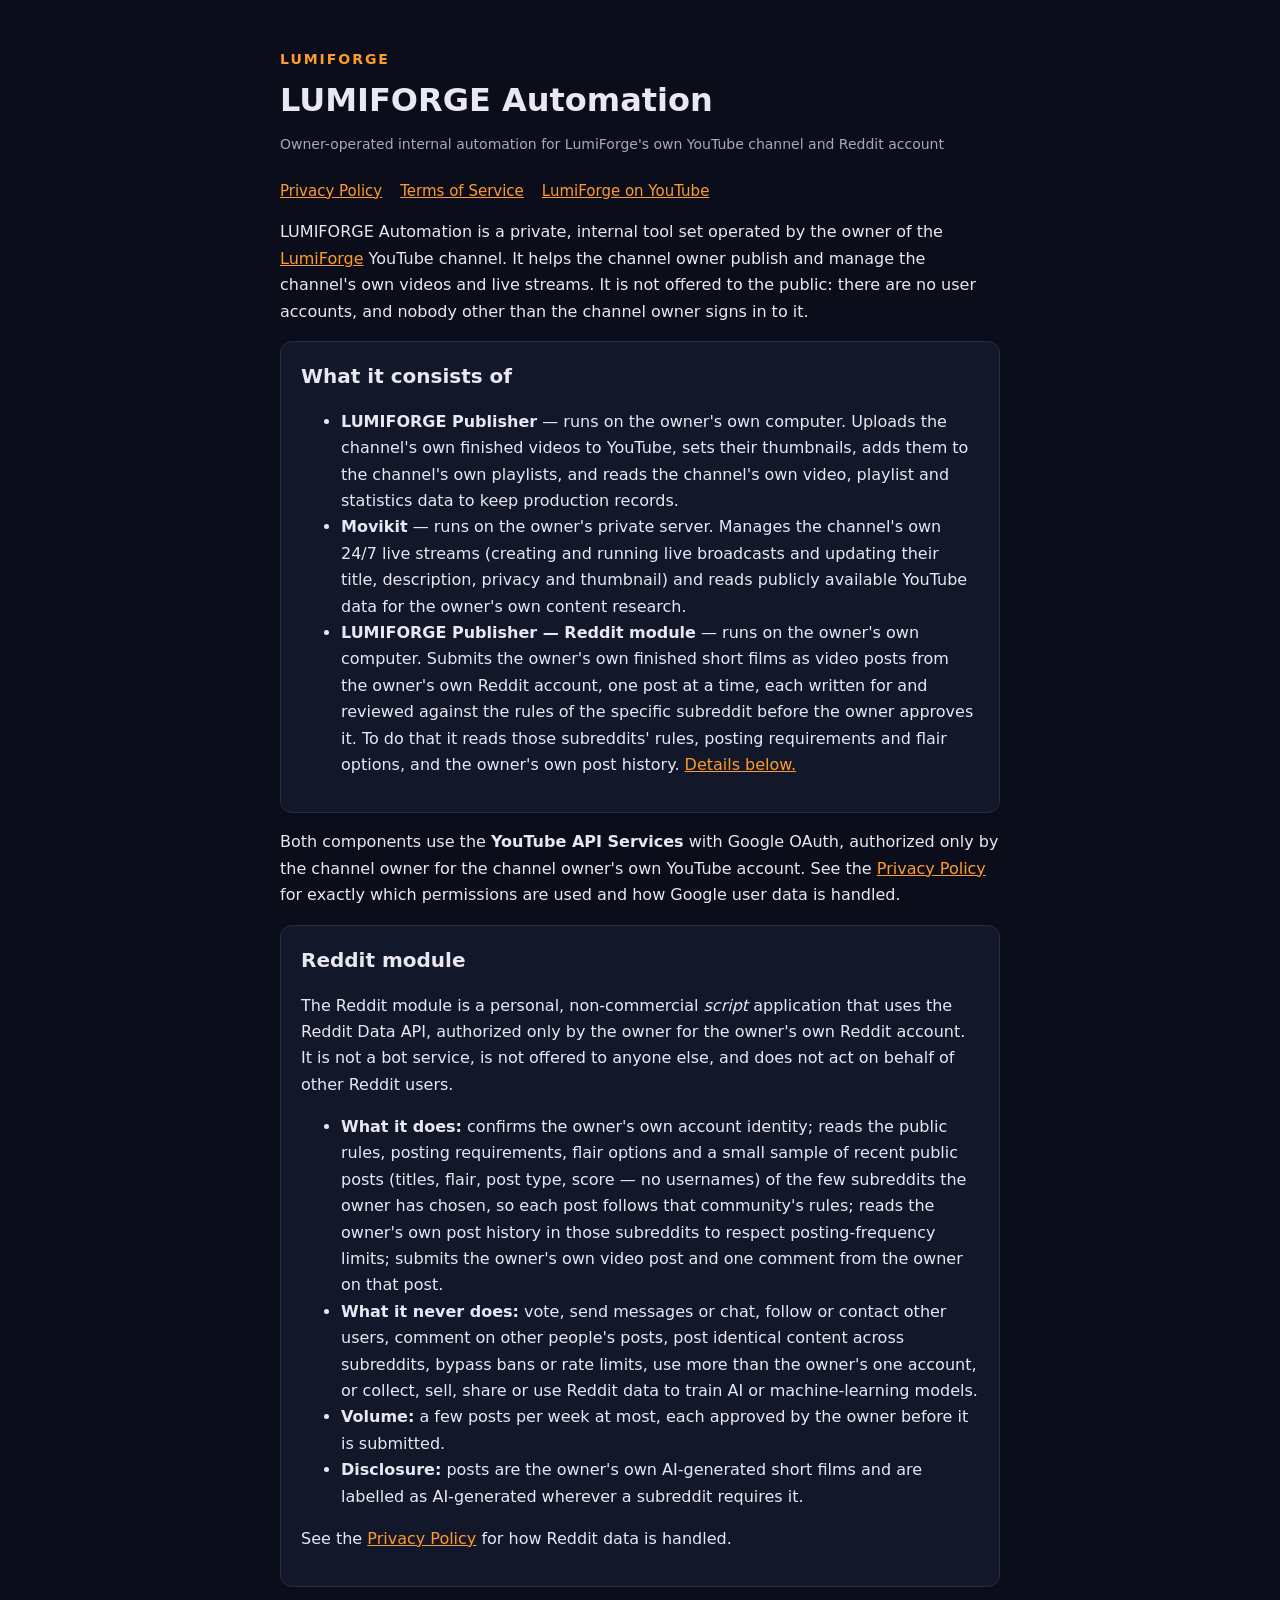
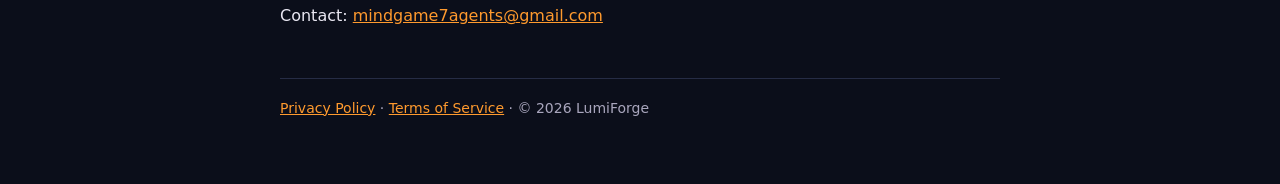
<file: index.html>
<!doctype html>
<html lang="en">
<head>
<meta charset="utf-8">
<meta name="viewport" content="width=device-width, initial-scale=1">
<title>LUMIFORGE Automation</title>
<meta name="description" content="LUMIFORGE Automation — the owner-operated internal automation system for LumiForge's own YouTube channel and Reddit account.">
<link rel="stylesheet" href="assets/style.css">
</head>
<body>
<div class="wrap">
<header>
  <div class="brand">LUMIFORGE</div>
  <h1>LUMIFORGE Automation</h1>
  <p class="muted">Owner-operated internal automation for LumiForge's own YouTube channel and Reddit account</p>
  <nav>
    <a href="privacy.html">Privacy Policy</a>
    <a href="terms.html">Terms of Service</a>
    <a href="https://www.youtube.com/@LumiForge_X">LumiForge on YouTube</a>
  </nav>
</header>

<main>
  <p>LUMIFORGE Automation is a private, internal tool set operated by the owner of the
  <a href="https://www.youtube.com/@LumiForge_X">LumiForge</a> YouTube channel. It helps the channel owner publish
  and manage the channel's own videos and live streams. It is not offered to the public: there are no user accounts,
  and nobody other than the channel owner signs in to it.</p>

  <div class="card">
    <h2 style="margin-top:0">What it consists of</h2>
    <ul>
      <li><strong>LUMIFORGE Publisher</strong> — runs on the owner's own computer. Uploads the channel's own finished
      videos to YouTube, sets their thumbnails, adds them to the channel's own playlists, and reads the channel's own
      video, playlist and statistics data to keep production records.</li>
      <li><strong>Movikit</strong> — runs on the owner's private server. Manages the channel's own 24/7 live streams
      (creating and running live broadcasts and updating their title, description, privacy and thumbnail) and reads
      publicly available YouTube data for the owner's own content research.</li>
      <li><strong>LUMIFORGE Publisher — Reddit module</strong> — runs on the owner's own computer. Submits the owner's own
      finished short films as video posts from the owner's own Reddit account, one post at a time, each written for and
      reviewed against the rules of the specific subreddit before the owner approves it. To do that it reads those
      subreddits' rules, posting requirements and flair options, and the owner's own post history.
      <a href="#reddit">Details below.</a></li>
    </ul>
  </div>

  <p>Both components use the <strong>YouTube API Services</strong> with Google OAuth, authorized only by the channel
  owner for the channel owner's own YouTube account. See the <a href="privacy.html">Privacy Policy</a> for exactly
  which permissions are used and how Google user data is handled.</p>

  <div class="card" id="reddit">
    <h2 style="margin-top:0">Reddit module</h2>
    <p>The Reddit module is a personal, non-commercial <em>script</em> application that uses the Reddit Data API, authorized
    only by the owner for the owner's own Reddit account. It is not a bot service, is not offered to anyone else, and does
    not act on behalf of other Reddit users.</p>
    <ul>
      <li><strong>What it does:</strong> confirms the owner's own account identity; reads the public rules, posting
      requirements, flair options and a small sample of recent public posts (titles, flair, post type, score — no
      usernames) of the few subreddits the owner has chosen, so each post follows that community's rules; reads the owner's
      own post history in those subreddits to respect posting-frequency limits; submits the owner's own video post and one
      comment from the owner on that post.</li>
      <li><strong>What it never does:</strong> vote, send messages or chat, follow or contact other users, comment on other
      people's posts, post identical content across subreddits, bypass bans or rate limits, use more than the owner's one
      account, or collect, sell, share or use Reddit data to train AI or machine-learning models.</li>
      <li><strong>Volume:</strong> a few posts per week at most, each approved by the owner before it is submitted.</li>
      <li><strong>Disclosure:</strong> posts are the owner's own AI-generated short films and are labelled as AI-generated
      wherever a subreddit requires it.</li>
    </ul>
    <p>See the <a href="privacy.html#reddit">Privacy Policy</a> for how Reddit data is handled.</p>
  </div>

  <p>Contact: <a href="mailto:mindgame7agents@gmail.com">mindgame7agents@gmail.com</a></p>
</main>

<footer class="muted">
  <a href="privacy.html">Privacy Policy</a> · <a href="terms.html">Terms of Service</a> · © 2026 LumiForge
</footer>
</div>
</body>
</html>
</file>
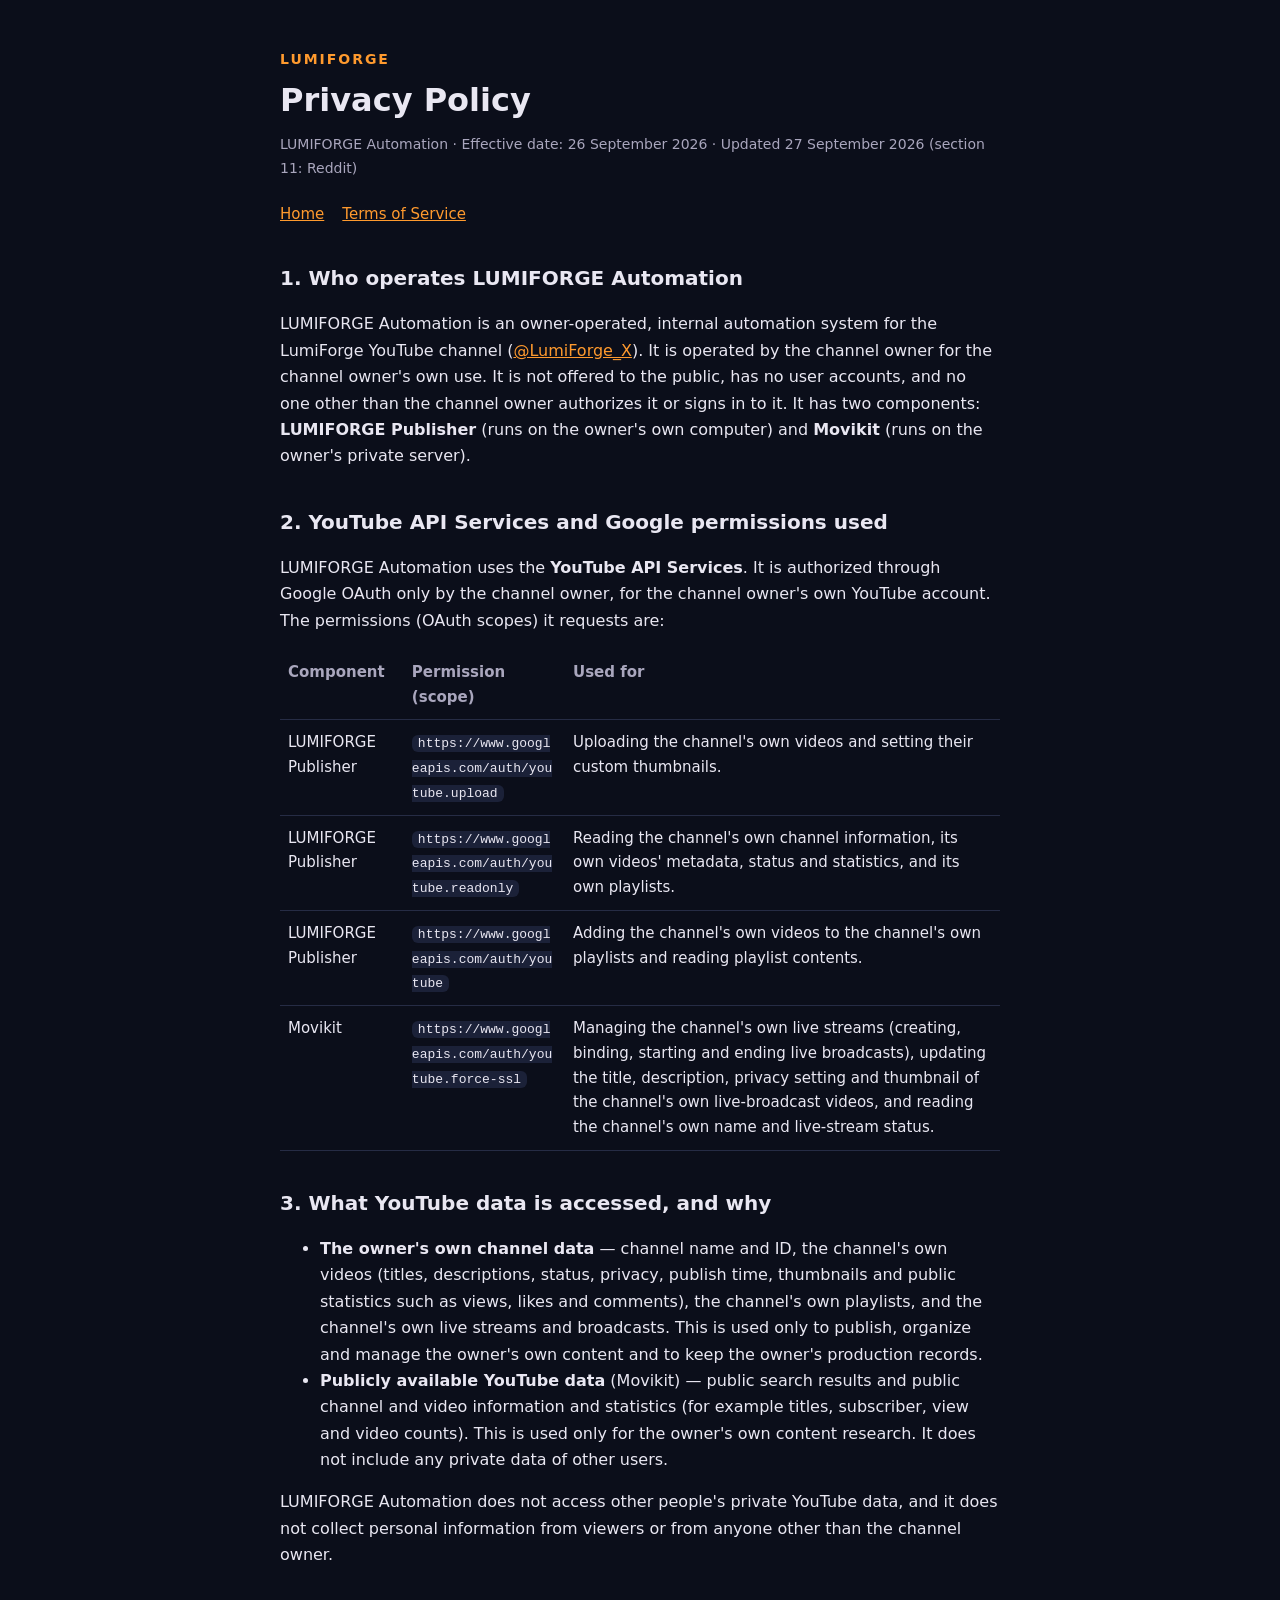
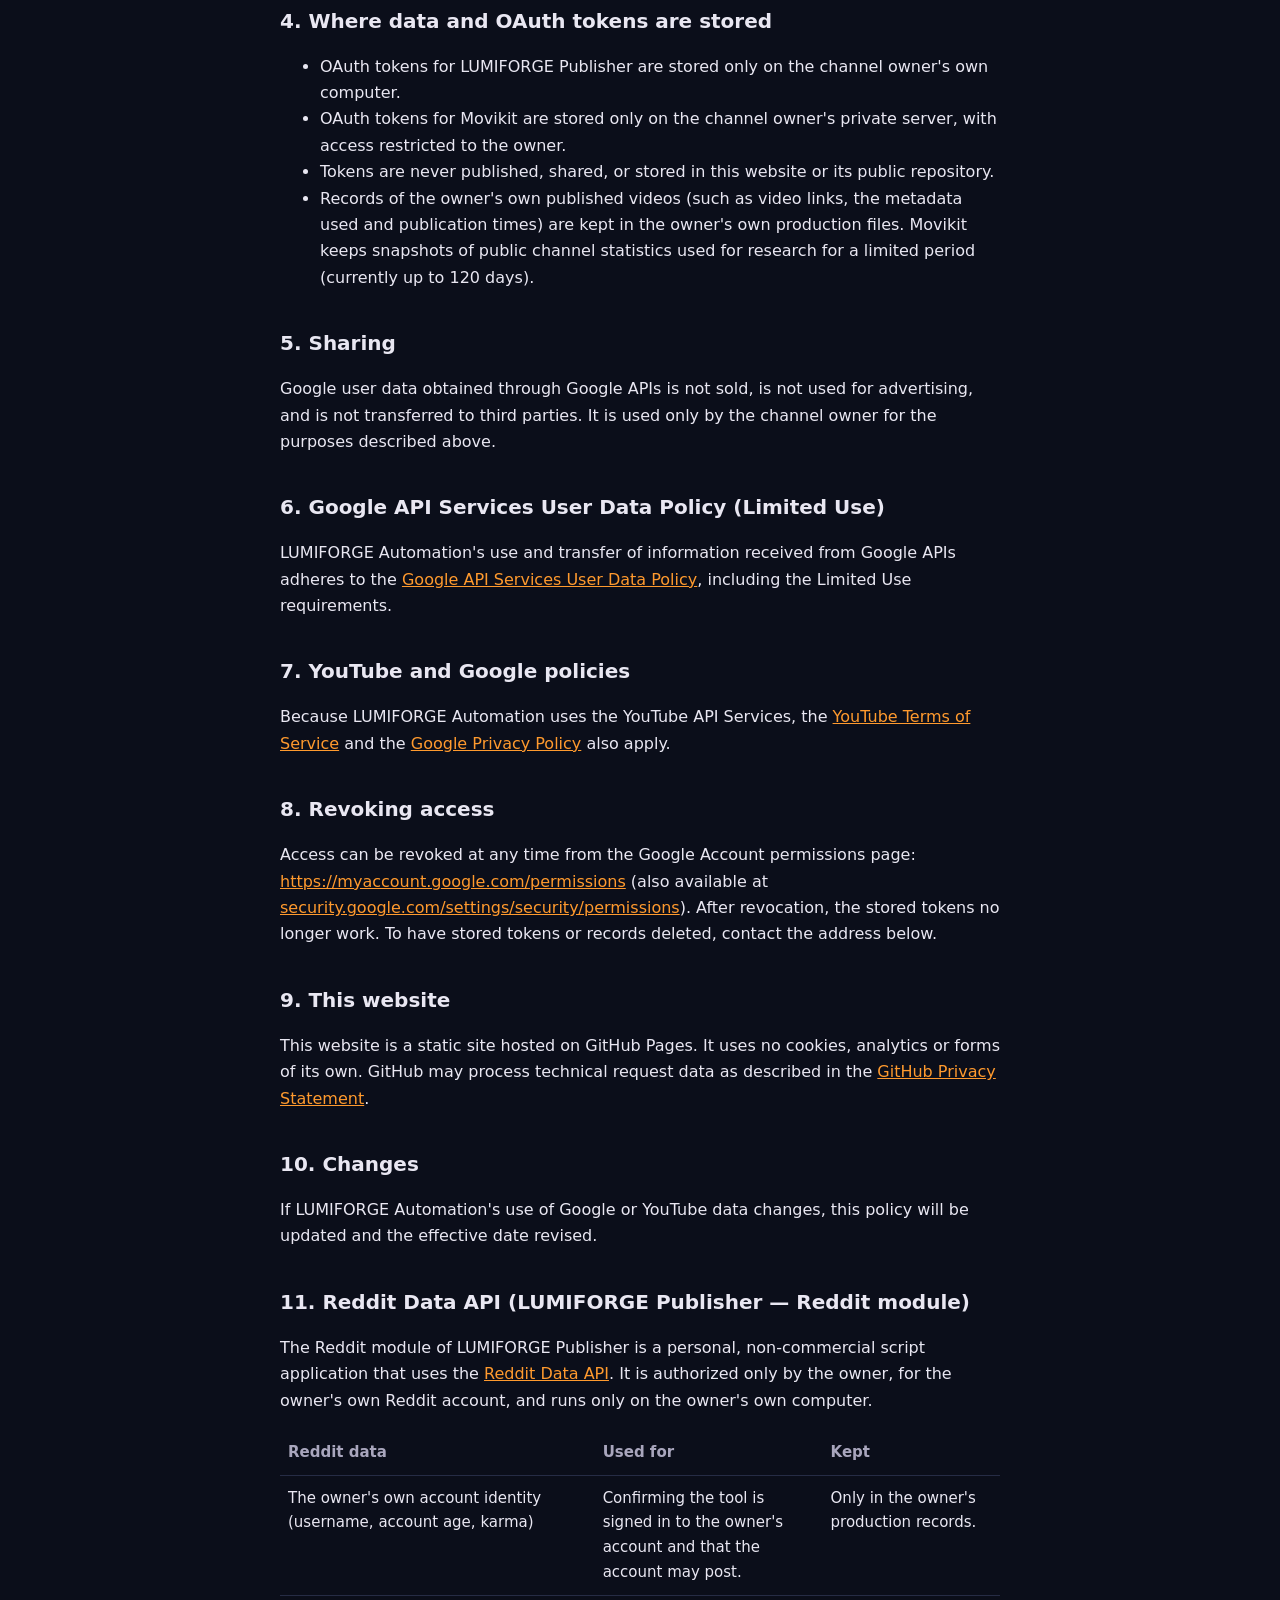
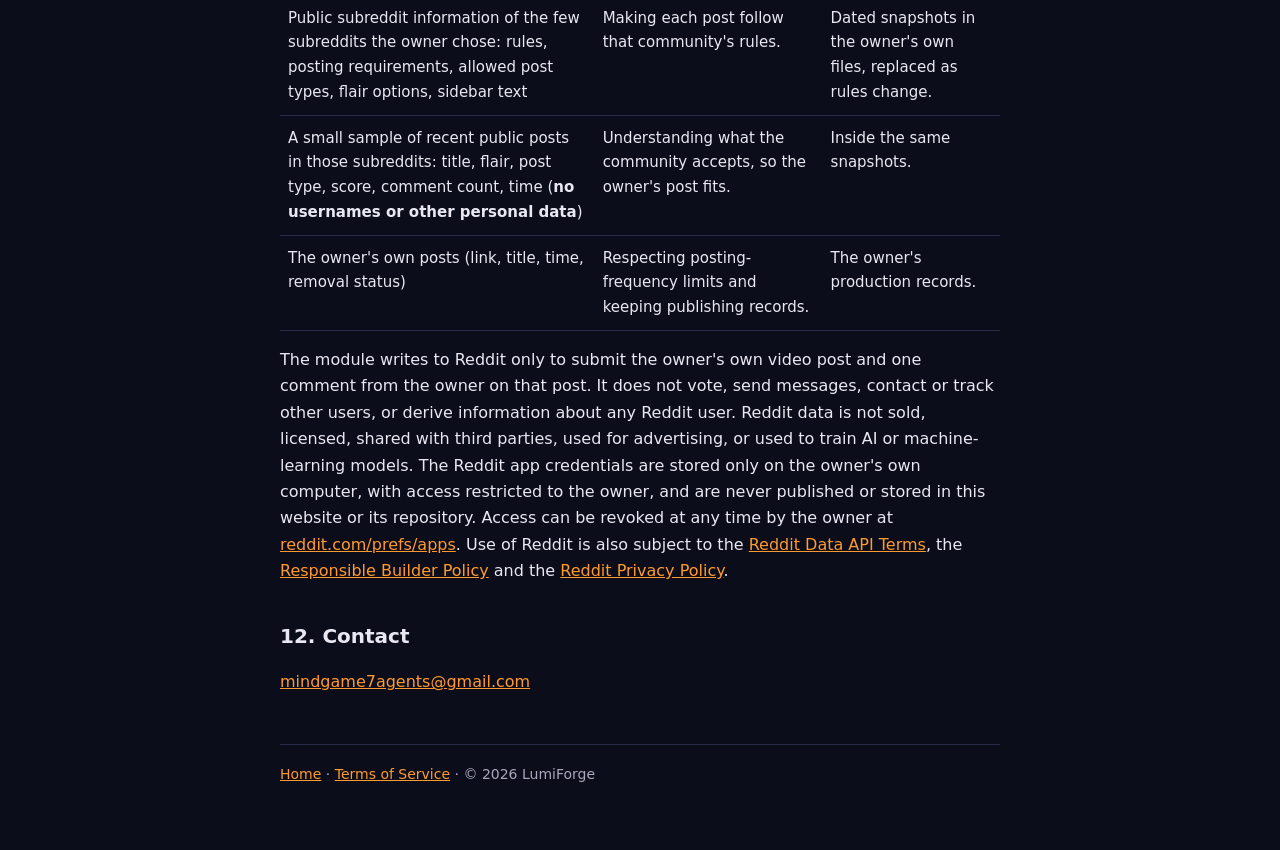
<file: privacy.html>
<!doctype html>
<html lang="en">
<head>
<meta charset="utf-8">
<meta name="viewport" content="width=device-width, initial-scale=1">
<title>Privacy Policy — LUMIFORGE Automation</title>
<link rel="stylesheet" href="assets/style.css">
</head>
<body>
<div class="wrap">
<header>
  <div class="brand"><a href="./" style="text-decoration:none;color:inherit">LUMIFORGE</a></div>
  <h1>Privacy Policy</h1>
  <p class="muted">LUMIFORGE Automation · Effective date: 26 September 2026 · Updated 27 September 2026 (section 11: Reddit)</p>
  <nav><a href="./">Home</a><a href="terms.html">Terms of Service</a></nav>
</header>

<main>
<h2>1. Who operates LUMIFORGE Automation</h2>
<p>LUMIFORGE Automation is an owner-operated, internal automation system for the LumiForge YouTube channel
(<a href="https://www.youtube.com/@LumiForge_X">@LumiForge_X</a>). It is operated by the channel owner for the channel
owner's own use. It is not offered to the public, has no user accounts, and no one other than the channel owner
authorizes it or signs in to it. It has two components: <strong>LUMIFORGE Publisher</strong> (runs on the owner's own
computer) and <strong>Movikit</strong> (runs on the owner's private server).</p>

<h2>2. YouTube API Services and Google permissions used</h2>
<p>LUMIFORGE Automation uses the <strong>YouTube API Services</strong>. It is authorized through Google OAuth only by
the channel owner, for the channel owner's own YouTube account. The permissions (OAuth scopes) it requests are:</p>
<table>
<tr><th>Component</th><th>Permission (scope)</th><th>Used for</th></tr>
<tr><td>LUMIFORGE Publisher</td><td><code>https://www.googleapis.com/auth/youtube.upload</code></td>
<td>Uploading the channel's own videos and setting their custom thumbnails.</td></tr>
<tr><td>LUMIFORGE Publisher</td><td><code>https://www.googleapis.com/auth/youtube.readonly</code></td>
<td>Reading the channel's own channel information, its own videos' metadata, status and statistics, and its own playlists.</td></tr>
<tr><td>LUMIFORGE Publisher</td><td><code>https://www.googleapis.com/auth/youtube</code></td>
<td>Adding the channel's own videos to the channel's own playlists and reading playlist contents.</td></tr>
<tr><td>Movikit</td><td><code>https://www.googleapis.com/auth/youtube.force-ssl</code></td>
<td>Managing the channel's own live streams (creating, binding, starting and ending live broadcasts), updating the
title, description, privacy setting and thumbnail of the channel's own live-broadcast videos, and reading the
channel's own name and live-stream status.</td></tr>
</table>

<h2>3. What YouTube data is accessed, and why</h2>
<ul>
<li><strong>The owner's own channel data</strong> — channel name and ID, the channel's own videos (titles,
descriptions, status, privacy, publish time, thumbnails and public statistics such as views, likes and comments),
the channel's own playlists, and the channel's own live streams and broadcasts. This is used only to publish,
organize and manage the owner's own content and to keep the owner's production records.</li>
<li><strong>Publicly available YouTube data</strong> (Movikit) — public search results and public channel and video
information and statistics (for example titles, subscriber, view and video counts). This is used only for the
owner's own content research. It does not include any private data of other users.</li>
</ul>
<p>LUMIFORGE Automation does not access other people's private YouTube data, and it does not collect personal
information from viewers or from anyone other than the channel owner.</p>

<h2>4. Where data and OAuth tokens are stored</h2>
<ul>
<li>OAuth tokens for LUMIFORGE Publisher are stored only on the channel owner's own computer.</li>
<li>OAuth tokens for Movikit are stored only on the channel owner's private server, with access restricted to the owner.</li>
<li>Tokens are never published, shared, or stored in this website or its public repository.</li>
<li>Records of the owner's own published videos (such as video links, the metadata used and publication times) are kept
in the owner's own production files. Movikit keeps snapshots of public channel statistics used for research for a
limited period (currently up to 120 days).</li>
</ul>

<h2>5. Sharing</h2>
<p>Google user data obtained through Google APIs is not sold, is not used for advertising, and is not transferred to
third parties. It is used only by the channel owner for the purposes described above.</p>

<h2>6. Google API Services User Data Policy (Limited Use)</h2>
<p>LUMIFORGE Automation's use and transfer of information received from Google APIs adheres to the
<a href="https://developers.google.com/terms/api-services-user-data-policy">Google API Services User Data Policy</a>,
including the Limited Use requirements.</p>

<h2>7. YouTube and Google policies</h2>
<p>Because LUMIFORGE Automation uses the YouTube API Services, the
<a href="https://www.youtube.com/t/terms">YouTube Terms of Service</a> and the
<a href="https://policies.google.com/privacy">Google Privacy Policy</a> also apply.</p>

<h2>8. Revoking access</h2>
<p>Access can be revoked at any time from the Google Account permissions page:
<a href="https://myaccount.google.com/permissions">https://myaccount.google.com/permissions</a>
(also available at <a href="https://security.google.com/settings/security/permissions">security.google.com/settings/security/permissions</a>).
After revocation, the stored tokens no longer work. To have stored tokens or records deleted, contact the address below.</p>

<h2>9. This website</h2>
<p>This website is a static site hosted on GitHub Pages. It uses no cookies, analytics or forms of its own. GitHub may
process technical request data as described in the
<a href="https://docs.github.com/en/site-policy/privacy-policies/github-general-privacy-statement">GitHub Privacy Statement</a>.</p>

<h2>10. Changes</h2>
<p>If LUMIFORGE Automation's use of Google or YouTube data changes, this policy will be updated and the effective date revised.</p>

<h2 id="reddit">11. Reddit Data API (LUMIFORGE Publisher — Reddit module)</h2>
<p>The Reddit module of LUMIFORGE Publisher is a personal, non-commercial script application that uses the
<a href="https://redditinc.com/policies/data-api-terms">Reddit Data API</a>. It is authorized only by the owner, for the
owner's own Reddit account, and runs only on the owner's own computer.</p>
<table>
<tr><th>Reddit data</th><th>Used for</th><th>Kept</th></tr>
<tr><td>The owner's own account identity (username, account age, karma)</td><td>Confirming the tool is signed in to the
owner's account and that the account may post.</td><td>Only in the owner's production records.</td></tr>
<tr><td>Public subreddit information of the few subreddits the owner chose: rules, posting requirements, allowed post
types, flair options, sidebar text</td><td>Making each post follow that community's rules.</td><td>Dated snapshots in the owner's
own files, replaced as rules change.</td></tr>
<tr><td>A small sample of recent public posts in those subreddits: title, flair, post type, score, comment count, time
(<strong>no usernames or other personal data</strong>)</td><td>Understanding what the community accepts, so the owner's post fits.</td>
<td>Inside the same snapshots.</td></tr>
<tr><td>The owner's own posts (link, title, time, removal status)</td><td>Respecting posting-frequency limits and keeping publishing
records.</td><td>The owner's production records.</td></tr>
</table>
<p>The module writes to Reddit only to submit the owner's own video post and one comment from the owner on that post.
It does not vote, send messages, contact or track other users, or derive information about any Reddit user.
Reddit data is not sold, licensed, shared with third parties, used for advertising, or used to train AI or
machine-learning models. The Reddit app credentials are stored only on the owner's own computer, with access restricted
to the owner, and are never published or stored in this website or its repository. Access can be revoked at any time by
the owner at <a href="https://www.reddit.com/prefs/apps">reddit.com/prefs/apps</a>. Use of Reddit is also subject to the
<a href="https://redditinc.com/policies/data-api-terms">Reddit Data API Terms</a>, the
<a href="https://support.reddithelp.com/hc/en-us/articles/42728983564564-Responsible-Builder-Policy">Responsible Builder Policy</a>
and the <a href="https://www.reddit.com/policies/privacy-policy">Reddit Privacy Policy</a>.</p>

<h2>12. Contact</h2>
<p><a href="mailto:mindgame7agents@gmail.com">mindgame7agents@gmail.com</a></p>
</main>

<footer class="muted"><a href="./">Home</a> · <a href="terms.html">Terms of Service</a> · © 2026 LumiForge</footer>
</div>
</body>
</html>
</file>
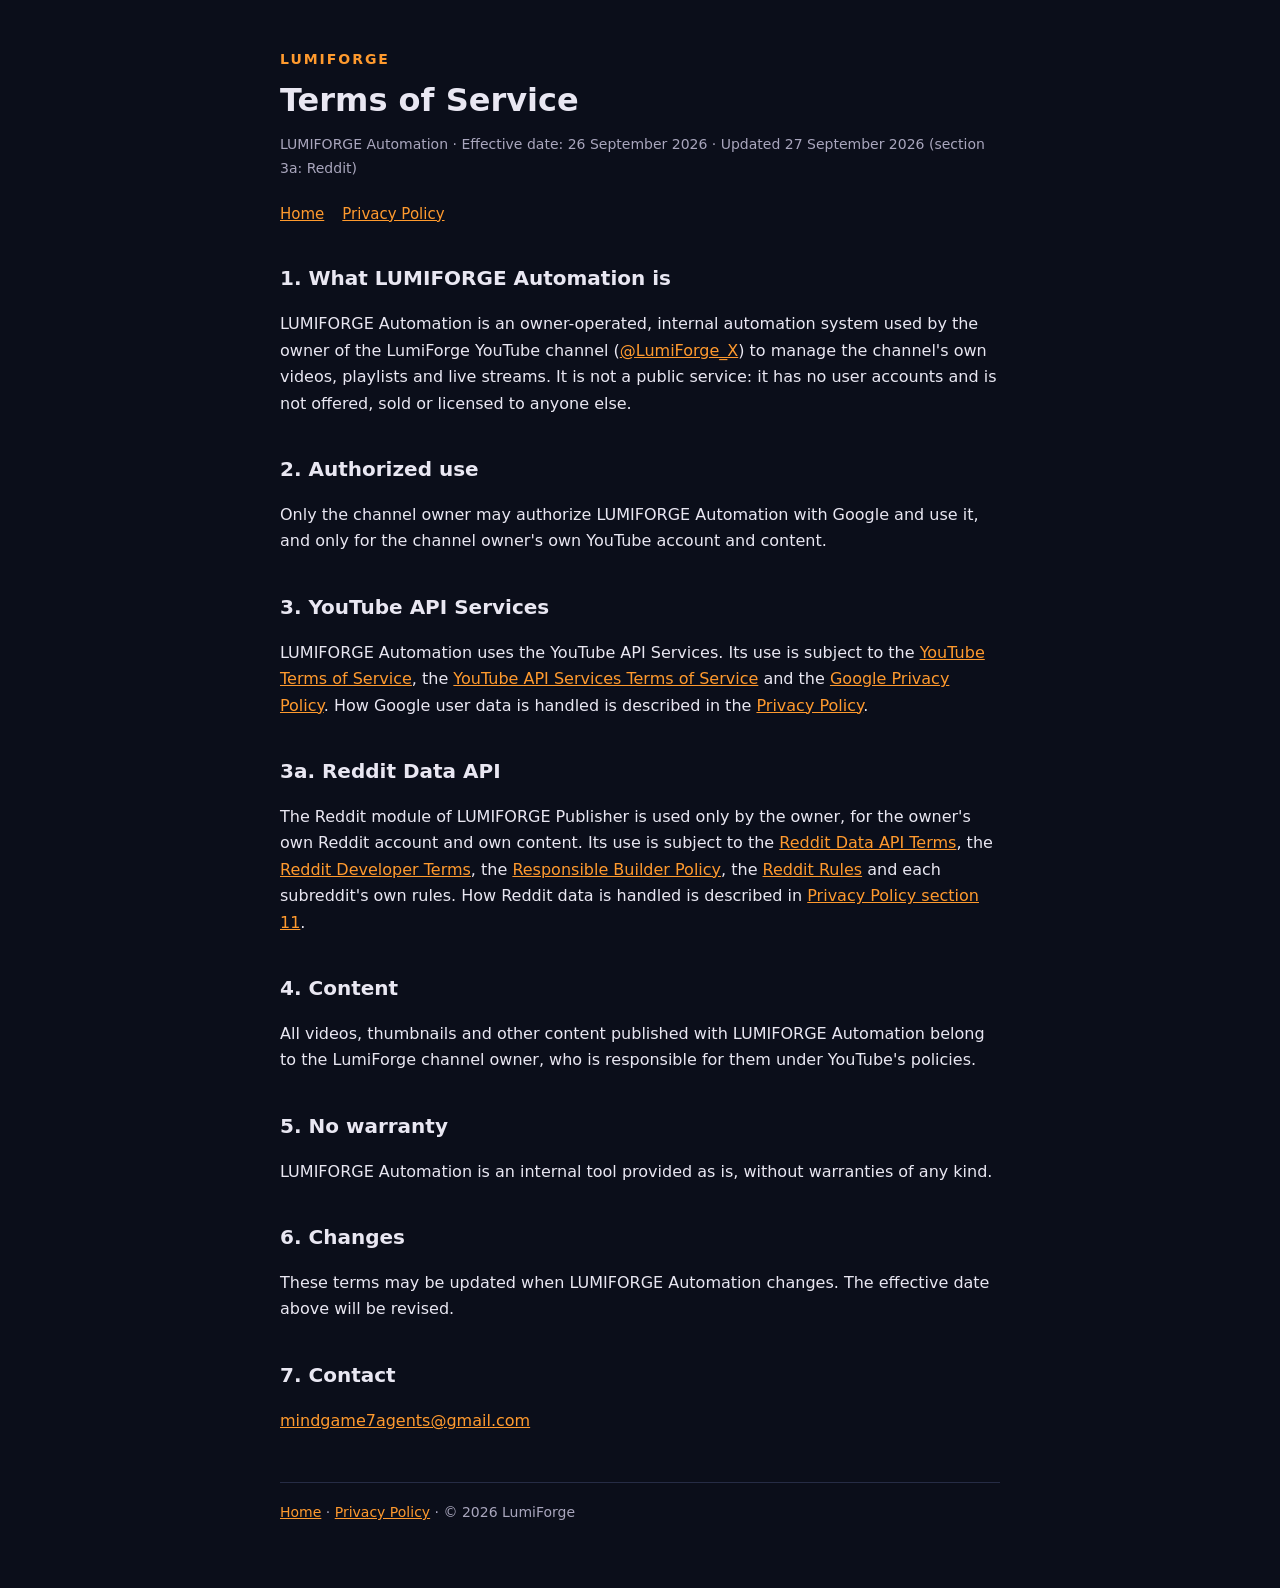
<file: terms.html>
<!doctype html>
<html lang="en">
<head>
<meta charset="utf-8">
<meta name="viewport" content="width=device-width, initial-scale=1">
<title>Terms of Service — LUMIFORGE Automation</title>
<link rel="stylesheet" href="assets/style.css">
</head>
<body>
<div class="wrap">
<header>
  <div class="brand"><a href="./" style="text-decoration:none;color:inherit">LUMIFORGE</a></div>
  <h1>Terms of Service</h1>
  <p class="muted">LUMIFORGE Automation · Effective date: 26 September 2026 · Updated 27 September 2026 (section 3a: Reddit)</p>
  <nav><a href="./">Home</a><a href="privacy.html">Privacy Policy</a></nav>
</header>

<main>
<h2>1. What LUMIFORGE Automation is</h2>
<p>LUMIFORGE Automation is an owner-operated, internal automation system used by the owner of the LumiForge YouTube
channel (<a href="https://www.youtube.com/@LumiForge_X">@LumiForge_X</a>) to manage the channel's own videos, playlists
and live streams. It is not a public service: it has no user accounts and is not offered, sold or licensed to anyone else.</p>

<h2>2. Authorized use</h2>
<p>Only the channel owner may authorize LUMIFORGE Automation with Google and use it, and only for the channel owner's
own YouTube account and content.</p>

<h2>3. YouTube API Services</h2>
<p>LUMIFORGE Automation uses the YouTube API Services. Its use is subject to the
<a href="https://www.youtube.com/t/terms">YouTube Terms of Service</a>, the
<a href="https://developers.google.com/youtube/terms/api-services-terms-of-service">YouTube API Services Terms of Service</a>
and the <a href="https://policies.google.com/privacy">Google Privacy Policy</a>. How Google user data is handled is
described in the <a href="privacy.html">Privacy Policy</a>.</p>

<h2>3a. Reddit Data API</h2>
<p>The Reddit module of LUMIFORGE Publisher is used only by the owner, for the owner's own Reddit account and own content.
Its use is subject to the <a href="https://redditinc.com/policies/data-api-terms">Reddit Data API Terms</a>, the
<a href="https://redditinc.com/policies/developer-terms">Reddit Developer Terms</a>, the
<a href="https://support.reddithelp.com/hc/en-us/articles/42728983564564-Responsible-Builder-Policy">Responsible Builder Policy</a>,
the <a href="https://redditinc.com/policies/reddit-rules">Reddit Rules</a> and each subreddit's own rules. How Reddit data is handled
is described in <a href="privacy.html#reddit">Privacy Policy section 11</a>.</p>

<h2>4. Content</h2>
<p>All videos, thumbnails and other content published with LUMIFORGE Automation belong to the LumiForge channel owner,
who is responsible for them under YouTube's policies.</p>

<h2>5. No warranty</h2>
<p>LUMIFORGE Automation is an internal tool provided as is, without warranties of any kind.</p>

<h2>6. Changes</h2>
<p>These terms may be updated when LUMIFORGE Automation changes. The effective date above will be revised.</p>

<h2>7. Contact</h2>
<p><a href="mailto:mindgame7agents@gmail.com">mindgame7agents@gmail.com</a></p>
</main>

<footer class="muted"><a href="./">Home</a> · <a href="privacy.html">Privacy Policy</a> · © 2026 LumiForge</footer>
</div>
</body>
</html>
</file>
<file: assets/style.css>
:root { --bg: #0b0e1a; --panel: #121729; --text: #e9e7f2; --muted: #a9a6bd; --accent: #ff9a2e; --line: #262c45; }
* { box-sizing: border-box; }
html { -webkit-text-size-adjust: 100%; }
body { margin: 0; background: var(--bg); color: var(--text);
  font: 16px/1.65 system-ui, -apple-system, "Segoe UI", Roboto, "Noto Sans KR", sans-serif; }
.wrap { max-width: 760px; margin: 0 auto; padding: 48px 20px 64px; }
header .brand { font-weight: 800; letter-spacing: .14em; font-size: 14px; color: var(--accent); }
h1 { font-size: 32px; line-height: 1.2; margin: 10px 0 8px; }
h2 { font-size: 20px; margin: 36px 0 8px; }
p, li { color: var(--text); }
.muted { color: var(--muted); font-size: 14px; }
a { color: var(--accent); }
nav { display: flex; gap: 18px; flex-wrap: wrap; margin: 22px 0 8px; font-size: 15px; }
.card { background: var(--panel); border: 1px solid var(--line); border-radius: 12px; padding: 18px 20px; margin: 16px 0; }
table { width: 100%; border-collapse: collapse; font-size: 15px; }
th, td { text-align: left; vertical-align: top; padding: 10px 8px; border-bottom: 1px solid var(--line); }
th { color: var(--muted); font-weight: 600; }
code { font-size: 13px; background: #1b2138; padding: 1px 6px; border-radius: 6px; word-break: break-all; }
footer { margin-top: 48px; padding-top: 18px; border-top: 1px solid var(--line); }
</file>
